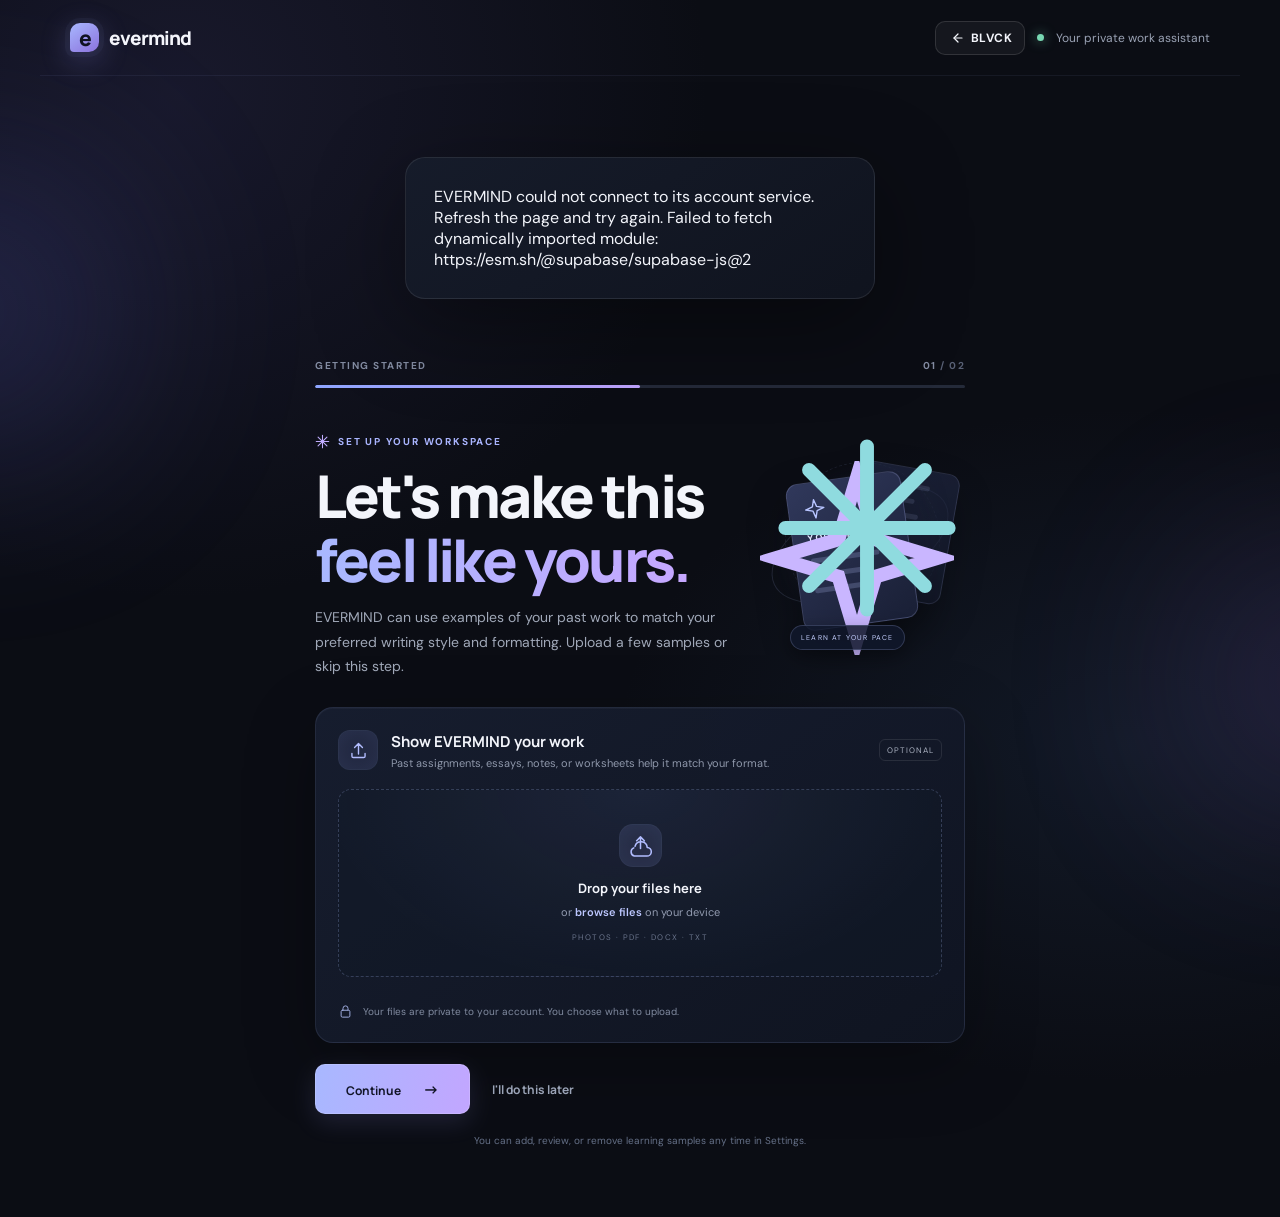
<file: evermind/index.html>
<!doctype html>
<html lang="en">
<head>
  <meta charset="UTF-8" />
  <meta name="viewport" content="width=device-width, initial-scale=1.0" />
  <meta name="theme-color" content="#0b0d14" />
  <link rel="icon" type="image/svg+xml" href="./favicon.svg" />
  <meta name="description" content="EVERMIND — AI that completes assignments, answers questions, and drafts essays." />
  <title>EVERMIND — Assignment assistant</title>
  <link rel="preconnect" href="https://fonts.googleapis.com">
  <link rel="preconnect" href="https://fonts.gstatic.com" crossorigin>
  <link href="https://fonts.googleapis.com/css2?family=DM+Sans:wght@400;500;600;700&family=Manrope:wght@400;500;600;700;800&display=swap" rel="stylesheet">
  <link rel="stylesheet" href="./styles.css" />
  <script src="./app.js" defer></script>
</head>
<body>
  <div class="ambient ambient-one"></div>
  <div class="ambient ambient-two"></div>
  <header class="topbar">
    <a class="brand" href="#" aria-label="Evermind home"><span class="brand-mark">e</span><span>evermind</span></a>
    <div class="topbar-right"><a class="back-to-blvck" href="../" aria-label="Back to BLVCK launcher"><svg viewBox="0 0 24 24" aria-hidden="true"><path d="M15 18 9 12l6-6"/><path d="M9 12h12"/></svg><span>BLVCK</span></a><span class="secure-dot"></span><span>Your private work assistant</span></div>
  </header>

  <main>
    <section class="onboarding" id="onboarding">
      <div class="step-meta"><span>GETTING STARTED</span><span id="step-count">01 <i>/ 02</i></span></div>
      <div class="progress-track"><div class="progress-fill" id="progress-fill"></div></div>

      <div class="intro">
        <div class="eyebrow"><span class="sparkle"><svg viewBox="0 0 24 24" aria-hidden="true"><path d="M12 2v20M2 12h20M4.9 4.9l14.2 14.2M19.1 4.9 4.9 19.1"/></svg></span> SET UP YOUR WORKSPACE</div>
        <h1>Let's make this<br><span>feel like yours.</span></h1>
        <p class="intro-copy">EVERMIND can use examples of your past work to match your preferred writing style and formatting. Upload a few samples or skip this step.</p>
        <div class="welcome-art" aria-hidden="true">
          <div class="art-glow"></div>
          <div class="art-orbit orbit-a"></div><div class="art-orbit orbit-b"></div>
          <div class="art-paper paper-back"><span></span><span></span><span></span></div>
          <div class="art-paper paper-front"><i><svg viewBox="0 0 24 24" aria-hidden="true"><path d="m12 2 2.3 7.7L22 12l-7.7 2.3L12 22l-2.3-7.7L2 12l7.7-2.3z"/></svg></i><b>YOUR IDEAS</b><span></span><span></span><span class="short-line"></span></div>
          <div class="art-spark spark-a"><svg viewBox="0 0 24 24" aria-hidden="true"><path d="m12 2 2.3 7.7L22 12l-7.7 2.3L12 22l-2.3-7.7L2 12l7.7-2.3z"/></svg></div><div class="art-spark spark-b"><svg viewBox="0 0 24 24" aria-hidden="true"><path d="M12 2v20M2 12h20M4.9 4.9l14.2 14.2M19.1 4.9 4.9 19.1"/></svg></div>
          <div class="art-pill">LEARN AT YOUR PACE</div>
        </div>
      </div>

      <div class="upload-card" id="upload-card">
        <div class="upload-heading">
          <div class="upload-icon"><svg viewBox="0 0 24 24" aria-hidden="true"><path d="M12 16V4m0 0L7.5 8.5M12 4l4.5 4.5M4.5 15.5v3A1.5 1.5 0 0 0 6 20h12a1.5 1.5 0 0 0 1.5-1.5v-3"/></svg></div>
          <div><h2>Show EVERMIND your work</h2><p>Past assignments, essays, notes, or worksheets help it match your format.</p></div>
          <span class="optional-tag">OPTIONAL</span>
        </div>
        <label class="dropzone" id="dropzone" for="file-input">
          <input id="file-input" type="file" accept="image/*,.pdf,.doc,.docx,.txt" multiple />
          <span class="upload-cloud"><svg viewBox="0 0 24 24" aria-hidden="true"><path d="M12 15V3m0 0L8 7m4-4 4 4M5 14.5A4.5 4.5 0 0 0 5.5 23h13a4.5 4.5 0 0 0 .5-9 6.5 6.5 0 0 0-12.7-1.3"/></svg></span>
          <strong>Drop your files here</strong>
          <span class="drop-sub">or <b>browse files</b> on your device</span>
          <span class="file-types">PHOTOS · PDF · DOCX · TXT</span>
        </label>
        <div class="file-list" id="file-list" aria-live="polite"></div>
        <div class="privacy-note"><span class="lock-icon"><svg viewBox="0 0 24 24" aria-hidden="true"><rect x="5" y="10" width="14" height="11" rx="2"/><path d="M8 10V7a4 4 0 0 1 8 0v3"/></svg></span><span>Your files are private to your account. You choose what to upload.</span></div>
      </div>

      <div class="actions">
        <button class="button button-primary" id="continue-btn" type="button">Continue <span>→</span></button>
        <button class="button button-quiet" id="skip-btn" type="button">I'll do this later</button>
      </div>
      <p class="footnote">You can add, review, or remove learning samples any time in Settings.</p>
    </section>

    <section class="next-screen hidden" id="next-screen">
      <div class="success-orb"><svg viewBox="0 0 24 24" aria-hidden="true"><path d="M12 2v20M2 12h20M4.9 4.9l14.2 14.2M19.1 4.9 4.9 19.1"/></svg></div>
      <div class="eyebrow">YOU'RE ALL SET</div>
      <h1>Your work.<br><span>Handled.</span></h1>
      <p id="next-copy">Your EVERMIND workspace is ready. Upload instructions, get completed drafts, and keep your schoolwork organized.</p>
      <div class="next-preview">
        <div class="preview-line"><span class="preview-icon"><svg viewBox="0 0 24 24" aria-hidden="true"><path d="m12 3 1.8 5.2L19 10l-5.2 1.8L12 17l-1.8-5.2L5 10l5.2-1.8z"/></svg></span><div><b>Assignment Writer</b><small>Get answers, drafts, and completed work</small></div><span class="preview-arrow">↗</span></div>
        <div class="preview-line"><span class="preview-icon"><svg viewBox="0 0 24 24" aria-hidden="true"><rect x="5" y="3" width="14" height="18" rx="2"/><path d="M9 8h6M9 12h6M9 16h4"/></svg></span><div><b>My assignments</b><small>Keep schoolwork organized in one place</small></div><span class="preview-arrow">↗</span></div>
        <div class="preview-line"><span class="preview-icon"><svg viewBox="0 0 24 24" aria-hidden="true"><path d="M9 3H5v4M15 3h4v4M9 21H5v-4M15 21h4v-4"/><rect x="8" y="8" width="8" height="8" rx="2"/></svg></span><div><b>Writing preferences</b><small>Remember your preferred tone and formatting</small></div><span class="preview-arrow">↗</span></div>
      </div>
      <button class="button button-primary finish-button" id="finish-btn" type="button">Enter EVERMIND <span>→</span></button>
      <p class="footnote">Your workspace, account sync, and AI features are ready to use.</p>
    </section>

    <section class="workspace hidden" id="workspace">
      <aside class="sidebar">
        <a class="brand sidebar-brand" href="#"><span class="brand-mark">e</span><span>evermind</span></a>
        <div class="side-label">WORKSPACE</div>
        <button class="nav-item active" data-section="overview"><span class="nav-icon"><svg viewBox="0 0 24 24" aria-hidden="true"><path d="m3 10 9-7 9 7v10a1 1 0 0 1-1 1h-5v-7H9v7H4a1 1 0 0 1-1-1z"/></svg></span> Overview</button>
        <button class="nav-item" data-section="tutor"><span class="nav-icon"><svg viewBox="0 0 24 24" aria-hidden="true"><path d="m12 3 1.8 5.2L19 10l-5.2 1.8L12 17l-1.8-5.2L5 10l5.2-1.8z"/><path d="m19 16 .8 2.2L22 19l-2.2.8L19 22l-.8-2.2L16 19l2.2-.8z"/></svg></span> Assignment Assistant</button>
        <button class="nav-item" data-section="assignments"><span class="nav-icon"><svg viewBox="0 0 24 24" aria-hidden="true"><rect x="5" y="4" width="14" height="17" rx="2"/><path d="M9 4V3h6v1M8 10h8M8 14h8M8 18h5"/></svg></span> Assignments</button>
        <button class="nav-item" data-section="study"><span class="nav-icon"><svg viewBox="0 0 24 24" aria-hidden="true"><circle cx="12" cy="12" r="9"/><path d="M12 7v5l3 2"/></svg></span> Study room</button>
        <div class="side-label side-label-lower">YOUR SPACE</div>
        <button class="nav-item" data-section="memory"><span class="nav-icon"><svg viewBox="0 0 24 24" aria-hidden="true"><path d="M9 3H5v4M15 3h4v4M9 21H5v-4M15 21h4v-4"/><path d="M8 8h8v8H8zM10 10h4v4h-4z"/></svg></span> Memory</button>
        <button class="nav-item" data-section="settings"><span class="nav-icon"><svg viewBox="0 0 24 24" aria-hidden="true"><circle cx="12" cy="12" r="3"/><path d="m19.4 15 .1.1 1.4 1.1-1.4 2.4-1.7-.6a8 8 0 0 1-1.5.9l-.3 1.8h-2.8l-.3-1.8a8 8 0 0 1-1.5-.9l-1.7.6-1.4-2.4 1.4-1.1a7 7 0 0 1 0-1.8l-1.4-1.1 1.4-2.4 1.7.6a8 8 0 0 1 1.5-.9l.3-1.8h2.8l.3 1.8a8 8 0 0 1 1.5.9l1.7-.6 1.4 2.4-1.4 1.1a7 7 0 0 1 0 1.8z"/></svg></span> Settings</button>
        <button class="nav-item" data-section="docs"><span class="nav-icon"><svg viewBox="0 0 24 24" aria-hidden="true"><path d="M6 3h8l4 4v14H6z"/><path d="M14 3v5h5M9 12h6M9 16h6"/></svg></span> Google Docs</button>
        <div class="sidebar-bottom"><div class="avatar">S</div><div><b>Student</b><small>Personal workspace</small></div><span class="more">···</span></div>
      </aside>
      <div class="dashboard">
        <div class="dash-top"><button class="sidebar-toggle" id="sidebar-toggle" type="button" aria-label="Open navigation" aria-expanded="false"><svg viewBox="0 0 24 24" aria-hidden="true"><path d="M4 6h16M4 12h16M4 18h16"/></svg><span>Menu</span></button><span class="breadcrumb">Workspace <span>/</span> Overview</span><div class="dash-date">YOUR STUDY SPACE</div></div>
        <div class="welcome-row"><div><div class="eyebrow">YOUR WORKSPACE, READY WHEN YOU ARE</div><h1>Welcome to <span>EVERMIND.</span></h1><p>Upload the instructions. Get clear answers, completed assignments, and essay drafts.</p></div><div class="welcome-symbol">e<span><svg viewBox="0 0 24 24" aria-hidden="true"><path d="M12 2v20M2 12h20M4.9 4.9l14.2 14.2M19.1 4.9 4.9 19.1"/></svg></span></div></div>
        <div class="dashboard-grid">
          <button class="feature-card tutor-card"><span class="feature-symbol"><svg viewBox="0 0 24 24" aria-hidden="true"><path d="m12 3 1.8 5.2L19 10l-5.2 1.8L12 17l-1.8-5.2L5 10l5.2-1.8z"/><path d="m19 16 .8 2.2L22 19l-2.2.8L19 22l-.8-2.2L16 19l2.2-.8z"/></svg></span><span class="card-art tutor-art" aria-hidden="true"><i></i><b></b><em></em></span><span class="card-kicker">YOUR ASSIGNMENT ASSISTANT</span><h2>Upload it.<br>Get it done.</h2><p>Get direct answers, completed responses, and full assignment drafts from your instructions.</p><span class="card-link">Open Assistant <b>↗</b></span></button>
          <button class="feature-card assignment-card"><span class="feature-symbol"><svg viewBox="0 0 24 24" aria-hidden="true"><rect x="5" y="4" width="14" height="17" rx="2"/><path d="M9 4V3h6v1M8 10h8M8 14h8M8 18h5"/></svg></span><span class="card-art task-art" aria-hidden="true"><i></i><i></i><i></i></span><span class="card-kicker">STAY ON TRACK</span><h2>Your work,<br>in one place.</h2><p>Bring assignments and classwork together instead of hunting them down.</p><span class="card-link">View assignments <b>↗</b></span></button>
          <div class="memory-card"><div><span class="card-kicker">BUILT AROUND YOU</span><h2>Your style.<br>Remembered.</h2><p>EVERMIND can remember your preferred tone, structure, and formatting so future drafts feel consistent.</p></div><span class="memory-art" aria-hidden="true"><svg viewBox="0 0 120 120"><circle cx="60" cy="60" r="42"/><path d="M60 12v96M12 60h96M26 26l68 68M94 26 26 94"/><circle cx="60" cy="60" r="15"/></svg></span></div>
        </div>
        <div class="bottom-note"><span class="secure-dot"></span> Your workspace is ready. Assignment writing, file uploads, and private writing preferences are connected.</div>
      </div>
    </section>
  </main>
  <div class="toast" id="toast" role="status"></div>
</body>
</html>
</file>
<file: evermind/styles.css>
:root{color-scheme:dark;--bg:#0b0d14;--panel:#111520;--panel2:#151b28;--line:rgba(255,255,255,.085);--muted:#8992a6;--text:#f3f5fb;--blue:#9aabff;--violet:#b69cff;--green:#8fe0c1}*{box-sizing:border-box}html{min-height:100%;background:var(--bg)}body{margin:0;min-height:100vh;background:radial-gradient(ellipse at 50% -15%,#202442 0,transparent 48%),var(--bg);color:var(--text);font-family:'DM Sans',sans-serif;overflow-x:hidden}.ambient{position:fixed;border-radius:50%;filter:blur(90px);opacity:.15;pointer-events:none;z-index:0}.ambient-one{width:300px;height:300px;background:#6d70e8;top:18%;left:-180px}.ambient-two{width:260px;height:260px;background:#8261c7;right:-170px;bottom:10%}.topbar{height:76px;max-width:1200px;padding:0 30px;margin:auto;display:flex;align-items:center;justify-content:space-between;position:relative;z-index:2;border-bottom:1px solid rgba(255,255,255,.045)}.brand{display:flex;align-items:center;gap:10px;text-decoration:none;color:#f4f5fb;font:800 19px Manrope,sans-serif;letter-spacing:-.8px}.brand-mark{width:29px;height:29px;border-radius:10px;background:linear-gradient(145deg,#a8b7ff,#8b72dc);color:#101321;display:grid;place-items:center;font:800 21px Manrope;box-shadow:0 4px 22px #8c8bea45}.topbar-right{font-size:12px;color:#9aa2b4;display:flex;align-items:center;gap:9px}.secure-dot{width:7px;height:7px;border-radius:50%;background:#78d8b2;box-shadow:0 0 12px #78d8b2aa;display:inline-block}main{position:relative;z-index:1}.onboarding,.next-screen{width:min(100% - 40px,650px);margin:54px auto 70px}.step-meta{display:flex;justify-content:space-between;color:#838ca2;font-size:10px;font-weight:700;letter-spacing:1.5px}.step-meta i{font-style:normal;color:#596176}.progress-track{height:3px;background:#242a39;border-radius:5px;margin-top:13px;overflow:hidden}.progress-fill{height:100%;width:50%;border-radius:5px;background:linear-gradient(90deg,#8ea5ff,#c0a4ff);transition:width .35s}.intro{margin:46px 0 28px}.eyebrow{font-size:10px;letter-spacing:1.8px;color:#aab5ff;font-weight:700;display:flex;align-items:center;gap:8px}.sparkle{font-size:16px;color:#c1adff}h1,h2,p{margin-top:0}.intro h1,.next-screen h1{font:800 clamp(39px,7vw,56px)/1.08 Manrope,sans-serif;letter-spacing:-2.8px;margin:15px 0 14px}.intro h1 span,.next-screen h1 span,.welcome-row h1 span{background:linear-gradient(95deg,#a8b8ff,#c6a7ff);-webkit-background-clip:text;background-clip:text;color:transparent}.intro-copy,.next-screen>p{max-width:550px;color:#a0a8b8;font-size:14px;line-height:1.75;margin-bottom:0}.upload-card{border:1px solid var(--line);background:linear-gradient(145deg,rgba(22,28,43,.96),rgba(16,20,31,.96));border-radius:18px;padding:22px;box-shadow:0 20px 70px #0003}.upload-heading{display:flex;align-items:center;gap:13px;margin-bottom:19px}.upload-icon{width:40px;height:40px;border-radius:12px;background:#9aaaff17;display:grid;place-items:center;flex-shrink:0}.upload-icon svg,.upload-cloud svg{width:21px;stroke:#b2bdff;fill:none;stroke-width:1.6;stroke-linecap:round;stroke-linejoin:round}.upload-heading h2{font:700 15px Manrope,sans-serif;margin:0 0 4px}.upload-heading p{font-size:11px;color:#8e97aa;margin:0}.optional-tag{margin-left:auto;border:1px solid #ffffff18;border-radius:6px;padding:5px 7px;font-size:8px;letter-spacing:1px;color:#aab1c1}.dropzone{min-height:188px;border:1px dashed #59617c;border-radius:13px;background:linear-gradient(135deg,#a0adff09,#bda4ff08);display:flex;flex-direction:column;align-items:center;justify-content:center;cursor:pointer;transition:.2s;gap:8px;text-align:center;padding:20px}.dropzone:hover,.dropzone.dragover{border-color:#aab5ff;background:#a0adff12}.dropzone input{display:none}.upload-cloud{width:43px;height:43px;border-radius:14px;background:#a4b2ff17;display:grid;place-items:center;margin-bottom:4px}.upload-cloud svg{width:23px}.dropzone strong{font:700 13px Manrope}.drop-sub{font-size:11px;color:#929bb0}.drop-sub b{color:#bdc7ff;font-weight:600}.file-types{font-size:8px;letter-spacing:1.4px;color:#69738a;margin-top:5px}.privacy-note{display:flex;align-items:flex-start;gap:9px;color:#818ba0;font-size:10px;line-height:1.6;margin-top:15px}.lock-icon{font-size:16px;color:#9ca9da}.file-list{display:grid;gap:7px;margin-top:12px}.file-row{display:flex;align-items:center;gap:10px;padding:9px 11px;border-radius:9px;background:#ffffff08;border:1px solid #ffffff0c;font-size:11px}.file-badge{width:27px;height:27px;border-radius:7px;background:#9aabff18;display:grid;place-items:center;color:#c0caff;font-size:9px;font-weight:700}.file-name{flex:1;overflow:hidden;text-overflow:ellipsis;white-space:nowrap;color:#d9deeb}.file-size{color:#7f899e;font-size:10px}.remove-file{border:0;background:none;color:#8f98aa;font-size:17px;cursor:pointer;padding:2px 5px}.actions{display:flex;align-items:center;gap:20px;margin-top:21px}.button{border:0;cursor:pointer;font:700 12px Manrope,sans-serif;transition:transform .18s,filter .18s}.button:hover{transform:translateY(-1px);filter:brightness(1.08)}.button-primary{background:linear-gradient(100deg,#a8b8ff,#c2a6ff);color:#111426;padding:14px 20px;border-radius:10px;min-width:155px;box-shadow:0 8px 25px #9b9cff24}.button-primary span{margin-left:20px;font-size:16px}.button-quiet{background:none;color:#9ba4b7;padding:12px 2px}.footnote{text-align:center;color:#657087;font-size:10px;margin:20px 0 0}.hidden{display:none!important}.next-screen{text-align:center;margin-top:95px}.success-orb{width:60px;height:60px;border-radius:20px;margin:0 auto 24px;display:grid;place-items:center;background:linear-gradient(145deg,#a9baff,#bda6ff);color:#15172a;font-size:28px;box-shadow:0 12px 40px #9a9cff38}.next-screen .eyebrow{justify-content:center}.next-screen h1{margin-bottom:15px}.next-screen>p{margin:0 auto 26px}.next-preview{border:1px solid var(--line);border-radius:15px;background:#111622;text-align:left;padding:5px 18px;margin:25px 0}.preview-line{display:flex;align-items:center;gap:13px;padding:15px 0;border-bottom:1px solid #ffffff0b}.preview-line:last-child{border:0}.preview-icon{width:34px;height:34px;border-radius:10px;background:#9eafff18;display:grid;place-items:center;color:#b9c5ff;font-size:17px}.preview-line div{display:grid;gap:4px;flex:1}.preview-line b{font:700 12px Manrope}.preview-line small{color:#818ba0;font-size:10px}.preview-arrow{color:#8995b8}.finish-button{width:100%}.next-screen .footnote{line-height:1.7}.workspace{min-height:calc(100vh - 76px);display:grid;grid-template-columns:220px 1fr;max-width:1300px;margin:auto}.sidebar{border-right:1px solid var(--line);padding:27px 17px;display:flex;flex-direction:column;min-height:calc(100vh - 76px);background:#0d1019}.sidebar-brand{margin:0 0 46px 8px}.side-label{font-size:9px;letter-spacing:1.5px;color:#626d84;font-weight:700;margin:0 0 12px 10px}.nav-item{border:0;background:transparent;color:#929caf;text-align:left;padding:11px 12px;border-radius:9px;font:500 12px 'DM Sans';margin-bottom:4px;cursor:pointer}.nav-item span{display:inline-block;width:25px;color:#a9b5e7;font-size:15px}.nav-item.active{background:#a2b1ff16;color:#e5e9ff}.side-label-lower{margin-top:32px}.sidebar-bottom{margin-top:auto;padding:13px 7px 0;border-top:1px solid var(--line);display:flex;align-items:center;gap:9px}.avatar{width:30px;height:30px;border-radius:10px;background:#9fafff;color:#171a2a;display:grid;place-items:center;font-weight:800}.sidebar-bottom div:nth-child(2){display:grid;gap:3px}.sidebar-bottom b{font-size:11px}.sidebar-bottom small{font-size:9px;color:#7e889c}.more{margin-left:auto;color:#8c95a8}.dashboard{padding:30px clamp(20px,5vw,65px);max-width:1050px;width:100%;margin:0 auto}.dash-top{display:flex;justify-content:space-between;color:#778198;font-size:10px}.breadcrumb span{padding:0 8px;color:#4d566b}.dash-date{letter-spacing:1.3px;font-size:9px}.welcome-row{display:flex;align-items:center;justify-content:space-between;margin:60px 0 34px}.welcome-row h1{font:800 clamp(28px,4vw,42px) Manrope;letter-spacing:-1.8px;margin:12px 0 8px}.welcome-row p{font-size:12px;color:#939caf}.welcome-symbol{font:800 90px Manrope;color:#b1baff1c;position:relative}.welcome-symbol span{position:absolute;color:#b8a4ff;font-size:19px;right:-4px;top:2px}.dashboard-grid{display:grid;grid-template-columns:1fr 1fr;gap:14px}.feature-card,.memory-card{border:1px solid var(--line);border-radius:16px;padding:22px;text-align:left;min-height:230px;position:relative;overflow:hidden}.feature-card{cursor:pointer;color:var(--text)}.tutor-card{background:linear-gradient(140deg,#222b4c,#171c31)}.assignment-card{background:linear-gradient(140deg,#302746,#1d1a2c)}.feature-symbol{display:grid;place-items:center;width:34px;height:34px;border-radius:10px;background:#ffffff12;font-size:18px;margin-bottom:20px;color:#c5ceff}.card-kicker{font-size:8px;letter-spacing:1.5px;color:#a9b4d3;font-weight:700}.feature-card h2,.memory-card h2{font:700 21px/1.25 Manrope;letter-spacing:-.6px;margin:10px 0}.feature-card p,.memory-card p{font-size:10px;line-height:1.65;color:#a0a9bc;max-width:270px}.card-link{position:absolute;bottom:19px;left:22px;font-size:10px;color:#c2caff}.card-link b{padding-left:8px}.memory-card{grid-column:1/-1;min-height:150px;background:linear-gradient(110deg,#182a2d,#171c29);display:flex;align-items:center;justify-content:space-between}.memory-card h2{font-size:18px}.memory-card p{margin:0}.memory-art{font-size:72px;color:#91d9c126;margin-right:25px}.bottom-note{margin-top:22px;color:#778298;font-size:10px;display:flex;align-items:center;gap:9px}.toast{position:fixed;bottom:20px;left:50%;transform:translate(-50%,20px);opacity:0;pointer-events:none;background:#242b3d;border:1px solid #ffffff18;border-radius:10px;padding:11px 15px;color:#e5e9f5;font-size:11px;z-index:5;transition:.25s}.toast.show{opacity:1;transform:translate(-50%,0)}@media(max-width:700px){.topbar{height:64px;padding:0 20px}.topbar-right{font-size:10px}.onboarding,.next-screen{margin-top:35px;width:min(100% - 32px,600px)}.intro{margin-top:37px}.upload-card{padding:16px}.upload-heading{gap:10px}.upload-heading p{max-width:210px;line-height:1.5}.optional-tag{font-size:7px}.dropzone{min-height:170px}.actions{gap:13px}.button-primary{min-width:145px}.workspace{grid-template-columns:1fr}.sidebar{min-height:auto;border-right:0;border-bottom:1px solid var(--line);padding:13px 16px;display:grid;grid-template-columns:1fr 1fr;gap:5px}.sidebar-brand{grid-column:1/-1;margin:0 0 9px 3px}.side-label{display:none}.nav-item{padding:9px 8px;margin:0;font-size:10px}.sidebar-bottom{display:none}.dashboard{padding:24px 18px}.welcome-row{margin:38px 0 25px}.welcome-symbol{font-size:65px}.dashboard-grid{grid-template-columns:1fr}.feature-card{min-height:215px}.memory-card{grid-column:auto}.dash-date{font-size:8px}}@media(max-width:390px){.topbar-right{font-size:9px}.intro h1{font-size:43px}.upload-heading h2{font-size:13px}.upload-heading p{font-size:10px}.optional-tag{display:none}.actions{justify-content:space-between}.button-primary{min-width:137px;padding:13px 14px}.button-primary span{margin-left:10px}}
.auth-screen{width:min(100% - 36px,470px);margin:9vh auto 60px;position:relative;z-index:2}.auth-card{background:linear-gradient(145deg,rgba(22,28,43,.98),rgba(16,20,31,.98));border:1px solid var(--line);border-radius:20px;padding:28px;box-shadow:0 25px 90px #0006}.auth-card h1{font:800 36px/1.1 Manrope,sans-serif;letter-spacing:-1.8px;margin:24px 0 10px}.auth-card h1 span{background:linear-gradient(95deg,#a8b8ff,#c6a7ff);-webkit-background-clip:text;background-clip:text;color:transparent}.auth-card p{font-size:13px;line-height:1.7;color:#9da6b8}.auth-tabs{display:flex;gap:8px;margin:22px 0}.auth-tabs button{flex:1;border:1px solid var(--line);background:#ffffff08;color:#9da6b8;padding:11px;border-radius:9px;font-weight:700}.auth-tabs button.active{background:#a8b8ff1c;border-color:#a8b8ff66;color:#e6eaff}.auth-form{display:grid;gap:12px}.auth-form label{font-size:10px;letter-spacing:.7px;color:#aab2c4;font-weight:700}.auth-form input{width:100%;margin-top:7px;background:#090d16;border:1px solid #ffffff20;border-radius:9px;padding:13px;color:#f3f5fb;font:13px 'DM Sans',sans-serif;outline:none}.auth-form input:focus{border-color:#a8b8ff}.auth-error{color:#ffaaa9!important;min-height:18px;margin:2px 0}.auth-note{font-size:10px!important;color:#758096!important;margin-top:14px}.workspace{display:none}.workspace.ready{display:grid}.tutor-view{display:none;margin-top:25px;border:1px solid var(--line);border-radius:16px;background:#111622;overflow:hidden}.tutor-view.active{display:block}.tutor-head{padding:18px 20px;border-bottom:1px solid var(--line)}.tutor-head h2{font:700 18px Manrope;margin:0 0 5px}.tutor-head p{font-size:11px;color:#8f99ad;margin:0}.chat-messages{min-height:230px;max-height:48vh;overflow:auto;padding:18px;display:flex;flex-direction:column;gap:12px}.chat-bubble{max-width:88%;padding:12px 14px;border-radius:13px;font-size:12px;line-height:1.65;white-space:pre-wrap;overflow-wrap:anywhere}.chat-bubble.user{align-self:flex-end;background:#a8b8ff20;border:1px solid #a8b8ff35}.chat-bubble.assistant{align-self:flex-start;background:#ffffff09;border:1px solid #ffffff12;color:#e3e7f1}.chat-compose{display:flex;gap:9px;padding:14px;border-top:1px solid var(--line)}.chat-compose textarea{flex:1;min-width:0;resize:vertical;min-height:44px;max-height:130px;background:#090d16;border:1px solid #ffffff20;border-radius:10px;padding:12px;color:#f3f5fb;font:12px 'DM Sans';outline:none}.chat-compose button{border:0;border-radius:10px;background:linear-gradient(100deg,#a8b8ff,#c2a6ff);color:#111426;font-weight:800;padding:0 17px}.chat-compose button:disabled{opacity:.5}.sidebar-bottom{min-width:0}.sidebar-bottom b{max-width:115px;overflow:hidden;text-overflow:ellipsis;white-space:nowrap}@media(max-width:720px){.workspace.ready{grid-template-columns:1fr}.sidebar{min-height:auto;border-right:0;border-bottom:1px solid var(--line);padding:14px;display:grid;grid-template-columns:repeat(3,1fr);gap:5px}.sidebar-brand{grid-column:1/-1;margin:0 0 8px}.side-label,.side-label-lower,.sidebar-bottom{display:none}.nav-item{font-size:10px;padding:9px 7px}.dashboard{padding:22px 16px}.welcome-row{margin:35px 0 24px}.auth-card{padding:23px}.dashboard-grid{grid-template-columns:1fr}}

.workspace-panel{margin-top:32px}.panel-heading{display:flex;justify-content:space-between;align-items:flex-end;margin-bottom:20px}.panel-heading h2{font:800 30px Manrope;letter-spacing:-1.2px;margin:10px 0 7px}.panel-heading p{font-size:12px;color:#929caf;margin:0}.assignment-form{display:grid;grid-template-columns:minmax(0,2fr) minmax(0,1fr) minmax(0,1fr) auto;gap:9px;padding:15px;border:1px solid var(--line);border-radius:14px;background:#111622}.assignment-form input{min-width:0;width:100%;background:#090d16;border:1px solid #ffffff1a;border-radius:8px;padding:11px;color:#e9ecf5;font:11px 'DM Sans';outline:none}.assignment-form input:focus{border-color:#a8b8ff}.assignment-form button,.small-action{border:1px solid #a8b8ff55;background:#a8b8ff16;color:#dce2ff;border-radius:8px;padding:9px 12px;font:600 10px 'DM Sans';cursor:pointer;white-space:nowrap}.assignment-form button:disabled{opacity:.5}.assignment-list{display:grid;gap:9px;margin-top:15px}.assignment-row{display:flex;align-items:center;gap:10px;padding:15px;border:1px solid var(--line);border-radius:12px;background:#111622}.assignment-details{display:grid;gap:5px;flex:1;min-width:0}.assignment-details b{font-size:12px;overflow-wrap:anywhere}.assignment-details small{font-size:10px;color:#8792a8}.assignment-row.is-done .assignment-details b{text-decoration:line-through;color:#7d879a}.delete-action{border:0;background:none;color:#a0a8b8;font:10px 'DM Sans';cursor:pointer;padding:8px}.empty-state{font-size:11px;color:#8d97aa;padding:20px;border:1px dashed #ffffff20;border-radius:12px;text-align:center}.tutor-head{display:flex;justify-content:space-between;align-items:center;gap:10px}.tutor-head>div{min-width:0}.chat-tools{padding:12px 14px 0}.saved-chats-head{display:flex;align-items:center;justify-content:space-between;gap:12px;margin-bottom:9px}.saved-chats-head>div{display:grid;gap:3px}.saved-chats-head strong{font:700 12px Manrope;color:#e5e9f5}.saved-chats-head span{font:10px 'DM Sans';color:#78849b}.saved-chats-head input{width:min(48%,220px);min-width:110px;background:#090d16;border:1px solid #ffffff20;border-radius:8px;padding:8px 10px;color:#f3f5fb;font:10px 'DM Sans';outline:none}.saved-chats-head input:focus{border-color:#a8b8ff}.conversation-list{display:grid;grid-template-columns:repeat(auto-fill,minmax(190px,1fr));gap:7px;max-height:190px;overflow:auto;padding:1px 2px 8px}.saved-chat-item{display:flex;align-items:center;gap:5px;min-width:0;border:1px solid var(--line);background:#ffffff08;border-radius:9px;padding:4px}.saved-chat-item.active{border-color:#a8b8ff66;background:#a8b8ff14}.saved-chat-open{display:grid;gap:4px;flex:1;min-width:0;text-align:left;border:0;background:none;padding:6px;color:#dfe4f2;cursor:pointer}.saved-chat-open strong{font:600 10px 'DM Sans';white-space:nowrap;overflow:hidden;text-overflow:ellipsis}.saved-chat-open span{font:9px 'DM Sans';color:#7f8aa0}.saved-chat-delete{flex:0 0 25px;width:25px;height:25px;border:0;border-radius:6px;background:#ffffff08;color:#9da7ba;font-size:17px;cursor:pointer}.saved-chat-delete:hover{background:#ff77771a;color:#ffaaa9}.saved-chat-empty{grid-column:1/-1;margin:0;padding:12px;border:1px dashed #ffffff20;border-radius:9px;text-align:center;color:#8994a9;font:10px 'DM Sans'}.tutor-view .chat-messages{min-height:250px}.tutor-view.active{margin-bottom:25px}@media(max-width:700px){.assignment-form{grid-template-columns:1fr 1fr}.assignment-form input:first-child{grid-column:1/-1}.assignment-form button{min-height:38px}.assignment-row{flex-wrap:wrap}.assignment-details{flex-basis:100%}.panel-heading h2{font-size:25px}.tutor-head{align-items:flex-start}.tutor-head .small-action{font-size:9px;padding:8px}}


.memory-form{display:grid;grid-template-columns:minmax(0,2fr) minmax(0,1fr);gap:9px;padding:15px;border:1px solid var(--line);border-radius:14px;background:#111622}.memory-form input,.memory-form select,.memory-form textarea{min-width:0;width:100%;background:#090d16;border:1px solid #ffffff1a;border-radius:8px;padding:11px;color:#e9ecf5;font:11px 'DM Sans';outline:none}.memory-form textarea{grid-column:1/-1;resize:vertical}.memory-form button{justify-self:start;border:1px solid #a8b8ff55;background:#a8b8ff16;color:#dce2ff;border-radius:8px;padding:10px 15px;font:600 10px 'DM Sans';cursor:pointer}.memory-form button:disabled{opacity:.5}.memory-list{display:grid;gap:10px;margin-top:15px}.memory-entry{border:1px solid var(--line);border-radius:12px;background:#111622;padding:15px}.memory-entry-heading{display:flex;align-items:center;gap:10px;justify-content:space-between}.memory-entry-heading b{font-size:12px}.memory-entry-heading span{font-size:9px;color:#bdc8ff;background:#a8b8ff16;padding:5px 7px;border-radius:6px;text-transform:capitalize}.memory-entry p{font-size:11px;line-height:1.65;color:#a3acc0;white-space:pre-wrap;overflow-wrap:anywhere;margin:12px 0 4px}.memory-entry .delete-action{padding:5px 0}
@media(max-width:700px){.memory-form{grid-template-columns:1fr}.memory-form textarea{grid-column:auto}.memory-form button{width:100%}}


.attachment-preview{margin:0 14px;padding:9px 12px;border:1px solid #a8b8ff44;background:#a8b8ff12;border-radius:9px;color:#cbd4ff;font-size:10px;overflow-wrap:anywhere}.chat-compose{align-items:flex-end}.attach-button{flex:0 0 42px;min-height:42px;border:1px solid #ffffff22;border-radius:10px;background:#ffffff08;color:#c8d1ff;font-size:21px;cursor:pointer}.attach-button:hover{border-color:#a8b8ff77;background:#a8b8ff14}.chat-compose textarea{min-height:42px}

.docs-connect-card,.settings-block,.focus-card{border:1px solid var(--line);background:#111622;border-radius:14px;padding:17px;margin:14px 0}.docs-connect-card label,.docs-form label,.docs-answer label{display:grid;gap:7px;color:#aab4ca;font-size:9px;letter-spacing:1px;font-weight:700}.docs-connect-card input,.docs-form input,.settings-block textarea{width:100%;background:#090d16;border:1px solid #ffffff20;border-radius:8px;padding:12px;color:#f3f5fb;font:12px 'DM Sans';margin-top:7px}.docs-connect-card p,.docs-answer p,.settings-block p,#study-notes-status{font-size:10px;color:#8792a8;line-height:1.6}.docs-connect-card span{font-size:10px;color:#9ea9c0;margin-left:10px}.docs-form{display:grid;gap:10px;padding:15px;border:1px solid var(--line);border-radius:14px;background:#111622}.docs-preview,.docs-answer{white-space:pre-wrap;overflow-wrap:anywhere;border:1px solid var(--line);background:#111622;border-radius:12px;padding:15px;margin-top:14px;color:#c5cede;font-size:11px;line-height:1.7;max-height:330px;overflow:auto}.docs-answer{display:grid;gap:12px}.docs-answer>div{white-space:pre-wrap}.focus-card{text-align:center;padding:28px}.focus-kicker{font-size:9px;letter-spacing:2px;color:#aab4ca}.focus-card #focus-clock{font:800 clamp(48px,10vw,76px) Manrope;letter-spacing:-3px;margin:18px 0;color:#e5eaff}.focus-controls,.focus-presets{display:flex;justify-content:center;gap:8px;flex-wrap:wrap}.focus-presets{margin-top:17px}.focus-presets button{border:1px solid var(--line);background:#ffffff08;color:#aeb8cd;border-radius:8px;padding:7px 12px;font-size:10px}.focus-presets button.selected{border-color:#a8b8ff;color:#e5eaff;background:#a8b8ff18}.settings-block h3{font:700 14px Manrope;margin:0 0 8px}.settings-block textarea{resize:vertical}.memory-form label{display:grid;gap:7px;color:#aab4ca;font-size:9px;letter-spacing:1px}.memory-form label input,.memory-form label select{margin-top:0}html[data-theme="blue"]{--accent:#79c8ff}html[data-theme="mint"]{--accent:#83dfbd}@media(max-width:700px){.docs-connect-card span{display:block;margin:10px 0 0}.docs-form .button{width:100%}}

html[data-theme="blue"]{--blue:#79c8ff;--violet:#75aaff;--green:#83dfbd}html[data-theme="mint"]{--blue:#83dfbd;--violet:#9be6cf;--green:#83dfbd}html[data-theme="blue"] .brand-mark,html[data-theme="blue"] .button-primary{background:linear-gradient(145deg,#79c8ff,#75aaff)}html[data-theme="mint"] .brand-mark,html[data-theme="mint"] .button-primary{background:linear-gradient(145deg,#83dfbd,#9be6cf)}


/* EVERMIND visual refresh */
:root{--glow-blue:#91a8ff;--glow-violet:#c2a0ff;--glow-cyan:#8bdde0}
body{background:radial-gradient(ellipse at 14% 8%,#33305b55 0,transparent 34%),radial-gradient(ellipse at 88% 65%,#263b5a45 0,transparent 32%),#0b0d14}
.ambient{opacity:.23;filter:blur(105px)}
.topbar{border-bottom-color:#a9b7ff12}
.brand{letter-spacing:-1px}.brand-mark{border-radius:10px 10px 10px 4px;box-shadow:0 0 0 5px #a8b8ff0b,0 7px 30px #8c8bea55}
.onboarding{position:relative}
.intro{position:relative;min-height:245px;padding-right:210px;display:flex;flex-direction:column;justify-content:center}
.intro h1{font-size:clamp(42px,7vw,59px)}
.welcome-art{position:absolute;right:0;top:3px;width:205px;height:220px;isolation:isolate}
.art-glow{position:absolute;inset:35px 15px;background:radial-gradient(circle,#8f9fff4a,transparent 68%);filter:blur(15px)}
.art-orbit{position:absolute;border:1px solid #b4c2ff24;border-radius:50%;transform:rotate(-25deg)}
.orbit-a{width:190px;height:95px;left:5px;top:60px}.orbit-b{width:155px;height:155px;left:25px;top:25px;border-style:dashed;opacity:.65}
.art-paper{position:absolute;border:1px solid #c2caff30;border-radius:12px;background:linear-gradient(145deg,#252d4c,#141a2b);box-shadow:0 18px 40px #0006;display:flex;flex-direction:column;gap:10px;padding:15px}
.art-paper span{height:5px;border-radius:5px;background:#b9c6ff36;width:82%}.art-paper span:nth-of-type(2){width:65%}.art-paper span:nth-of-type(3){width:72%}
.paper-back{width:105px;height:132px;right:14px;top:29px;transform:rotate(10deg);opacity:.65}
.paper-front{width:116px;height:148px;left:34px;top:40px;transform:rotate(-8deg);background:linear-gradient(145deg,#30385b,#191f35)}
.paper-front i{font-style:normal;color:#b7c4ff;font-size:22px}.paper-front b{font:800 9px Manrope;letter-spacing:1.4px;color:#e5eaff;margin:1px 0 4px}
.paper-front .short-line{width:45%}
.art-spark{position:absolute;color:#c9b6ff;text-shadow:0 0 18px #b7a1ff99}.spark-a{right:11px;top:24px;font-size:23px}.spark-b{left:9px;bottom:26px;font-size:17px;color:#8fdbdf}
.art-pill{position:absolute;bottom:7px;left:30px;border:1px solid #b4c2ff35;background:#11182bdc;border-radius:30px;padding:7px 10px;color:#c6d0ff;font-size:7px;letter-spacing:1.2px;box-shadow:0 6px 20px #0005}
.upload-card{background:linear-gradient(145deg,#171e30f5,#101522f5);border-color:#b3c0ff1b;box-shadow:0 22px 70px #0004,0 1px 0 #ffffff08 inset}
.upload-icon,.upload-cloud{box-shadow:0 0 24px #9aaaff14 inset;border:1px solid #a9b8ff14}
.dropzone{background:radial-gradient(ellipse at 50% 0%,#a0adff13,transparent 75%),#11182780;border-color:#7d8bb955}
.dropzone:hover,.dropzone.dragover{box-shadow:0 0 30px #9caeff16}
.button-primary{box-shadow:0 8px 25px #9b9cff24,0 0 0 1px #ffffff25 inset}
.nav-item{display:flex;align-items:center;gap:5px;transition:background .18s,color .18s,transform .18s}
.nav-item:hover{background:#ffffff09;color:#e8ebf7;transform:translateX(2px)}
.nav-item .nav-icon{width:25px;height:19px;display:inline-flex;align-items:center;justify-content:center;flex:0 0 25px}
.nav-icon svg,.feature-symbol svg{width:17px;height:17px;fill:none;stroke:currentColor;stroke-width:1.7;stroke-linecap:round;stroke-linejoin:round}
.nav-item.active .nav-icon{color:#c1caff}
.sidebar{background:linear-gradient(180deg,#101522,#0c1019);border-right-color:#b3c0ff16}
.sidebar-brand{margin-bottom:40px}
.welcome-row{position:relative;padding:25px 28px;border:1px solid #b5c3ff1b;border-radius:19px;background:radial-gradient(ellipse at 90% 0%,#8f9fff24,transparent 40%),linear-gradient(110deg,#1b2340,#141a2a 65%,#192333);overflow:hidden;box-shadow:0 20px 55px #0003}
.welcome-row:after{content:"";position:absolute;width:220px;height:220px;border:1px solid #c1cbff18;border-radius:50%;right:-70px;top:-110px;box-shadow:0 0 0 22px #c1cbff08,0 0 0 48px #c1cbff05}
.welcome-symbol{z-index:1;font-size:105px;text-shadow:0 0 40px #a8b8ff22}
.dashboard-grid{gap:16px}
.feature-card,.memory-card{border-color:#c2ceff20;box-shadow:0 15px 45px #0002;transition:transform .2s,border-color .2s,box-shadow .2s}
.feature-card:hover{transform:translateY(-4px);border-color:#c2ceff55;box-shadow:0 22px 55px #0005}
.tutor-card{background:radial-gradient(ellipse at 92% 14%,#8ca5ff28,transparent 42%),linear-gradient(140deg,#222d50,#171d32)}
.assignment-card{background:radial-gradient(ellipse at 92% 14%,#c19aff25,transparent 42%),linear-gradient(140deg,#342a4c,#1d1b30)}
.feature-symbol{position:relative;z-index:2;border:1px solid #ffffff15;box-shadow:0 5px 18px #0002}
.feature-symbol svg{width:19px;height:19px}
.card-art{position:absolute;right:20px;top:32px;width:105px;height:110px;opacity:.75;pointer-events:none}
.tutor-art i,.tutor-art b,.tutor-art em{position:absolute;display:block;border:1px solid #c2ceff55;border-radius:12px;background:linear-gradient(145deg,#879bff30,#c2a0ff12);box-shadow:0 10px 25px #0002}
.tutor-art i{width:68px;height:82px;right:5px;top:3px;transform:rotate(12deg)}
.tutor-art b{width:67px;height:80px;right:24px;top:17px;transform:rotate(-9deg)}
.tutor-art em{width:48px;height:48px;right:28px;top:31px;border-radius:50%;background:radial-gradient(circle,#d3d8ff65,#a9b8ff12);box-shadow:0 0 25px #9caeff55}
.task-art{right:25px;top:40px;width:86px;height:95px;border:1px solid #d3baff55;border-radius:12px;background:linear-gradient(145deg,#b99aff22,#ffffff08);padding:17px 12px;transform:rotate(7deg);box-shadow:0 15px 35px #0003}
.task-art i{display:block;height:6px;border-radius:5px;background:#d7c5ff70;margin-bottom:13px;width:100%;position:relative}
.task-art i:before{content:"";position:absolute;left:-1px;top:-3px;width:11px;height:11px;border:1px solid #e4d7ff;border-radius:4px;background:#9f86d455}
.task-art i:nth-child(2){width:78%}.task-art i:nth-child(3){width:60%}
.memory-card{background:radial-gradient(ellipse at 90% 50%,#8fe0c122,transparent 35%),linear-gradient(110deg,#182d31,#171c2a)}
.memory-art{width:100px;height:100px;margin-right:8px;display:grid;place-items:center}
.memory-art svg{width:92px;height:92px;fill:none;stroke:#9ee4d4;stroke-width:1.4;opacity:.42;filter:drop-shadow(0 0 10px #8fe0c155)}
.memory-art svg circle:last-child{fill:#9ee4d422;stroke:#a8eadb}
.bottom-note{padding:12px 14px;border:1px solid #a6b5ff16;background:#a6b5ff08;border-radius:10px}
@media(max-width:700px){
 .intro{padding-right:0;min-height:0;padding-bottom:145px}
 .welcome-art{width:155px;height:145px;right:5px;top:auto;bottom:-3px;transform:scale(.8);transform-origin:bottom right}
 .paper-front{left:20px;top:8px}.paper-back{right:0;top:0}.orbit-a{top:25px}.orbit-b{top:0}
 .art-pill{bottom:0;left:13px}
 .welcome-row{padding:21px 18px;min-height:150px}
 .welcome-symbol{font-size:67px}
 .card-art{transform:scale(.78);transform-origin:top right;right:12px}
 .memory-art{width:70px;height:70px}.memory-art svg{width:68px;height:68px}
}
@media(max-width:390px){.intro{padding-bottom:130px}.welcome-art{transform:scale(.7)}.welcome-row h1{font-size:27px}}


/* Sidebar + icon polish */
:root{--accent:#a9b8ff;--accent-2:#c39cff;--accent-soft:#a9b8ff1c}
.workspace.ready{max-width:none;grid-template-columns:248px minmax(0,1fr);min-height:100vh}
.sidebar{position:sticky;top:0;height:100vh;min-height:100vh;padding:28px 18px 18px;background:linear-gradient(180deg,#12182a 0%,#0d1220 52%,#0b101a 100%);border-right:1px solid #9cafff24;box-shadow:12px 0 50px #0002;z-index:6}
.sidebar-brand{margin:0 0 44px 8px}
.side-label{margin-left:12px;color:#7582a5}
.nav-item{width:100%;min-height:43px;padding:10px 12px;gap:11px;border:1px solid transparent;border-radius:11px;font-size:12px;letter-spacing:.1px}
.nav-item .nav-icon{width:22px;height:22px;flex-basis:22px;border-radius:7px;background:#a9b8ff0c}
.nav-icon svg{width:16px;height:16px}
.nav-item.active{background:linear-gradient(100deg,#a9b8ff22,#c39cff12);border-color:#a9b8ff2b;color:#f0f2ff;box-shadow:inset 3px 0 0 #a9b8ff}
.nav-item.active .nav-icon{background:#a9b8ff20;color:#d7ddff}
.sidebar-bottom{padding:16px 8px 4px;margin-top:auto;border-top:1px solid #a9b8ff20}
.avatar{box-shadow:0 0 0 4px #a9b8ff12,0 5px 18px #9aaaff35}
.dashboard{max-width:none;width:min(100%,1280px);padding:34px clamp(24px,4vw,68px)}
.dash-top{align-items:center;gap:14px}
.sidebar-toggle{display:none;align-items:center;gap:8px;border:1px solid #a9b8ff30;background:#a9b8ff12;color:#dfe4ff;border-radius:9px;padding:8px 11px;font:600 10px 'DM Sans';cursor:pointer}
.sidebar-toggle svg{width:16px;height:16px;fill:none;stroke:currentColor;stroke-width:1.8;stroke-linecap:round}
.nav-item:focus-visible,.sidebar-toggle:focus-visible,.feature-card:focus-visible{outline:2px solid #c3a5ff;outline-offset:3px}
.sparkle svg,.art-spark svg{width:15px;height:15px;fill:none;stroke:currentColor;stroke-width:1.7;stroke-linecap:round}
.art-spark svg{width:100%;height:100%}
.sparkle{display:inline-flex}
.lock-icon{display:inline-flex;flex:0 0 16px}
.lock-icon svg{width:15px;height:15px;fill:none;stroke:currentColor;stroke-width:1.6;stroke-linecap:round;stroke-linejoin:round}
.success-orb svg{width:28px;height:28px;fill:none;stroke:currentColor;stroke-width:1.6;stroke-linecap:round}
.preview-icon svg{width:18px;height:18px;fill:none;stroke:currentColor;stroke-width:1.6;stroke-linecap:round;stroke-linejoin:round}
.welcome-symbol span svg{width:20px;height:20px;fill:none;stroke:currentColor;stroke-width:1.6;stroke-linecap:round}
.feature-symbol{background:linear-gradient(145deg,#a9b8ff25,#c39cff18);color:#d8ddff}
.memory-card{border-color:#8fe0c13b}
@media(max-width:720px){
 .workspace.ready{display:grid;grid-template-columns:minmax(0,1fr);position:relative}
 .sidebar{position:absolute;top:0;left:0;width:min(82vw,280px);height:calc(100vh - 64px);min-height:0;transform:translateX(-110%);transition:transform .24s ease;box-shadow:20px 0 60px #0009;border:1px solid #a9b8ff28;border-left:0;border-radius:0 16px 16px 0;padding:22px 16px;display:flex;flex-direction:column}
 .sidebar.mobile-open{transform:translateX(0)}
 .sidebar-brand{margin:0 0 32px 8px}
 .side-label,.side-label-lower{display:block}
 .sidebar-bottom{display:flex}
 .nav-item{min-height:44px}
 .sidebar-toggle{display:inline-flex;flex:0 0 auto}
 .dashboard{padding:22px 17px}
 .dash-date{margin-left:auto}
 .sidebar-backdrop{position:fixed;inset:0;background:#03050ac9;z-index:5;opacity:0;pointer-events:none;transition:opacity .2s}
 .sidebar-backdrop.visible{opacity:1;pointer-events:auto}
}
@media(min-width:721px){.sidebar-backdrop{display:none!important}}

.paper-front i{display:inline-flex;width:22px;height:22px;color:#b7c4ff}
.paper-front i svg{width:100%;height:100%;fill:none;stroke:currentColor;stroke-width:1.5;stroke-linejoin:round}
.panel-heading h2:before{content:"";display:inline-block;vertical-align:-4px;width:23px;height:23px;margin-right:10px;border-radius:7px;background:#a9b8ff1c url("data:image/svg+xml,%3Csvg xmlns='http://www.w3.org/2000/svg' viewBox='0 0 24 24' fill='none' stroke='%23c7d0ff' stroke-width='1.7' stroke-linecap='round' stroke-linejoin='round'%3E%3Cpath d='M4 5.5A2.5 2.5 0 0 1 6.5 3H20v17H6.5A2.5 2.5 0 0 1 4 17.5zM4 5.5v12M8 7h8M8 11h8'/%3E%3C/svg%3E") center/16px no-repeat}


/* Return to the BLVCK launcher */
.topbar-right { gap: 12px; }
.back-to-blvck {
  display: inline-flex;
  align-items: center;
  gap: 7px;
  padding: 8px 12px;
  border: 1px solid rgba(255,255,255,.12);
  border-radius: 10px;
  color: var(--text, #f4f1ff);
  background: rgba(255,255,255,.045);
  text-decoration: none;
  font-size: 12px;
  font-weight: 700;
  letter-spacing: .04em;
  transition: background .2s ease, border-color .2s ease, transform .2s ease;
}
.back-to-blvck svg {
  width: 16px;
  height: 16px;
  fill: none;
  stroke: currentColor;
  stroke-width: 1.8;
  stroke-linecap: round;
  stroke-linejoin: round;
}
.back-to-blvck:hover {
  background: rgba(255,255,255,.1);
  border-color: rgba(255,255,255,.28);
  transform: translateX(-2px);
}
@media (max-width: 520px) {
  .topbar-right > span:last-child { display: none; }
  .back-to-blvck { padding: 7px 9px; }
}
</file>
